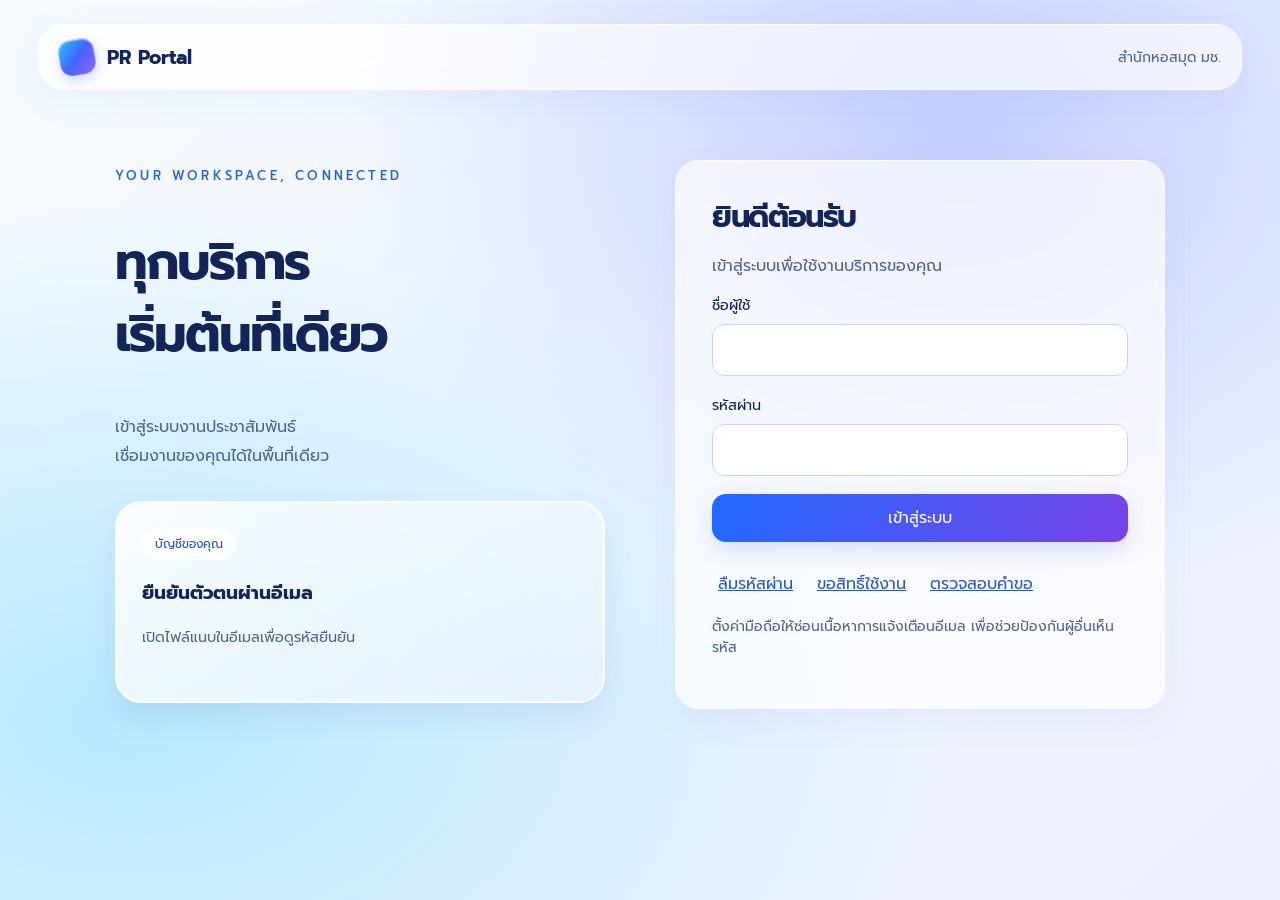
<file: web/index.html>
<!doctype html><html lang="th"><head><meta charset="utf-8"><meta name="viewport" content="width=device-width,initial-scale=1"><meta http-equiv="refresh" content="0;url=login.html"><title>PR Portal</title></head><body><a href="login.html">เข้าสู่ระบบ PR Portal</a></body></html>
</file>
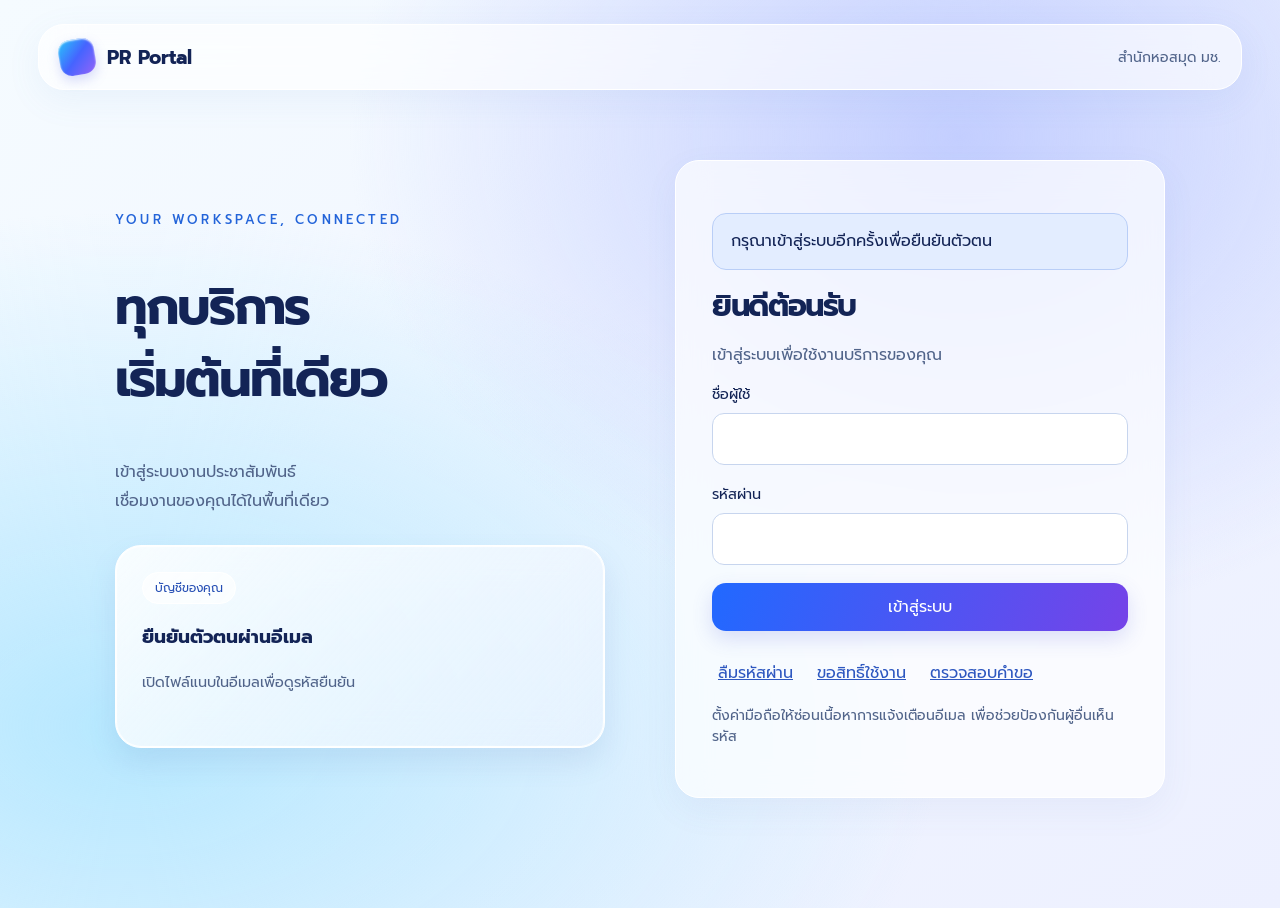
<file: web/admin.html>
<!doctype html><html lang="th"><head><meta charset="utf-8"><meta name="viewport" content="width=device-width,initial-scale=1"><meta name="referrer" content="no-referrer"><title>จัดการระบบ · PR Portal</title><link rel="stylesheet" href="portal.css"><script defer src="js/config.js"></script><script defer src="js/auth.js"></script><script defer src="js/ui.js"></script><script defer src="js/admin.js"></script></head><body><div class="shell"><header class="topbar"><a class="brand" href="dashboard.html"><span class="brand-mark"></span>PR Portal</a><nav class="nav" aria-label="เมนูหลัก"><a class="" href="dashboard.html">รวมบริการ</a><a id="adminLink" class="current" href="admin.html" >จัดการระบบ</a><button class="quiet" id="logout">ออกจากระบบ</button></nav><div class="profile" id="profile"></div></header><div class="page-head"><div><div class="eyebrow">ADMIN WORKSPACE</div><h1>จัดการระบบ</h1></div><button id="reload" class="quiet">โหลดข้อมูลใหม่</button></div><div id="message" role="status" aria-live="polite" hidden></div><div id="loading" class="loader">กำลังตรวจสอบสิทธิ์ผู้ดูแล…</div><main id="content" hidden><div class="tabs" role="tablist" aria-label="ตั้งค่าระบบ"><button role="tab" id="usersTab" aria-controls="usersPanel" aria-selected="true">ผู้ใช้และสิทธิ์</button><button role="tab" id="servicesTab" aria-controls="servicesPanel" aria-selected="false" tabindex="-1">จัดการบริการ</button></div><section id="usersPanel" role="tabpanel" aria-labelledby="usersTab" class="admin-grid"><aside class="panel"><label>ค้นหาผู้ใช้<input id="userSearch" type="search" placeholder="ชื่อหรืออีเมล"></label><div id="users" class="user-list" style="margin-top:18px"></div></aside><div id="userEditor" class="panel"><p class="muted">เลือกผู้ใช้เพื่อตั้งค่าบริการที่มองเห็น</p></div></section><section id="servicesPanel" role="tabpanel" aria-labelledby="servicesTab" class="panel" hidden><div class="page-head" style="margin-top:0"><div><h2>บริการทั้งหมด</h2><p class="muted small">อัปโหลด HTML เข้า Git แล้วเลือกไฟล์เพื่อเชื่อมบริการ</p></div><button id="addService" class="primary">เพิ่มบริการ</button></div><div class="table-wrap"><table><thead><tr><th>บริการ</th><th>ไฟล์ที่เชื่อมโยง</th><th>สถานะ</th><th>ลำดับ</th><th>จัดการ</th></tr></thead><tbody id="serviceRows"></tbody></table></div></section></main><dialog id="serviceDialog" aria-labelledby="dialogTitle"><form id="serviceForm"><div class="dialog-head"><h2 id="dialogTitle">เพิ่มบริการ</h2><button class="quiet close" type="button" id="closeDialog" aria-label="ปิด">×</button></div><div id="dialogError" class="message error" role="alert" hidden></div><div class="fields"><label>รหัสบริการ (ภาษาอังกฤษ เช่น media)<input name="id" pattern="[a-z][a-z0-9-]{1,49}" maxlength="50" required></label><label>ชื่อบริการ<input name="name" maxlength="80" required></label><label>คำอธิบาย<textarea name="description" maxlength="180"></textarea></label><label>ไฟล์ HTML<select name="path" required></select></label><div class="two-cols"><label>ไอคอน<select name="icon"><option value="media">สื่อ</option><option value="survey">แบบสอบถาม</option><option value="document">เอกสาร</option><option value="calendar">ปฏิทิน</option><option value="payment">ชำระเงิน</option><option value="support">ช่วยเหลือ</option><option value="folder">โฟลเดอร์</option><option value="chart">รายงาน</option></select></label><label>ลำดับ (น้อยขึ้นก่อน)<input name="sort_order" type="number" min="-10000" max="10000" value="1" required></label></div><label class="check"><input type="checkbox" name="enabled" checked>เปิดใช้งานบริการ</label></div><div class="actions"><button class="primary" id="saveService" type="submit">บันทึกบริการ</button></div></form></dialog></div></body></html>
</file>
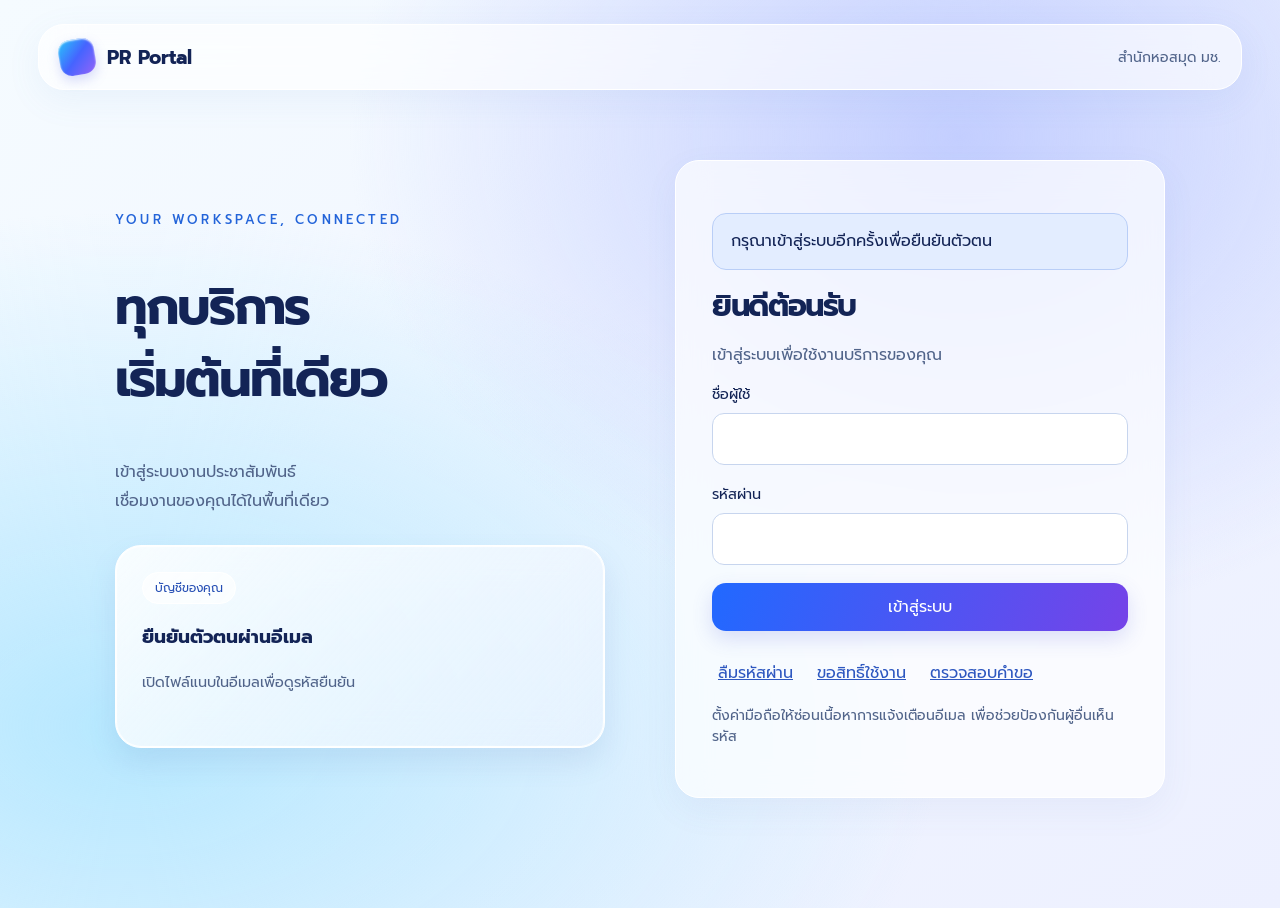
<file: web/dashboard.html>
<!doctype html><html lang="th"><head><meta charset="utf-8"><meta name="viewport" content="width=device-width,initial-scale=1"><meta name="referrer" content="no-referrer"><title>รวมบริการ · PR Portal</title><link rel="stylesheet" href="portal.css"><script defer src="js/config.js"></script><script defer src="js/auth.js"></script><script defer src="js/ui.js"></script><script defer src="js/dashboard.js"></script></head><body><div class="shell"><header class="topbar"><a class="brand" href="dashboard.html"><span class="brand-mark"></span>PR Portal</a><nav class="nav" aria-label="เมนูหลัก"><a class="current" href="dashboard.html">รวมบริการ</a><a id="adminLink" class="" href="admin.html" hidden>จัดการระบบ</a><button class="quiet" id="logout">ออกจากระบบ</button></nav><div class="profile" id="profile"></div></header><div id="message" role="status" aria-live="polite" hidden></div><main><div id="loading" class="loader" role="status">กำลังตรวจสอบสิทธิ์และโหลดบริการ…</div><div class="hero-grid" id="content" hidden><section class="intro"><div class="eyebrow">ONE PLACE, EVERY SERVICE</div><h1>ทุกบริการ<span>ใกล้แค่คลิก</span></h1><p>ระบบงานประชาสัมพันธ์<br>สำนักหอสมุด มหาวิทยาลัยเชียงใหม่</p><label class="search"><span class="small">ค้นหาบริการ</span><input id="search" type="search" placeholder="พิมพ์ชื่อบริการที่ต้องการ…" autocomplete="off"></label><span class="count" id="count"></span></section><section class="services-wrap" aria-label="บริการที่ใช้งานได้"><div class="orb" aria-hidden="true"></div><div id="services" class="service-grid"></div></section></div></main><footer class="footer"><span>PR Portal · สำนักหอสมุด มช.</span><span>ต้องการสิทธิ์เพิ่มเติม กรุณาติดต่อผู้ดูแลระบบ</span></footer></div></body></html>
</file>
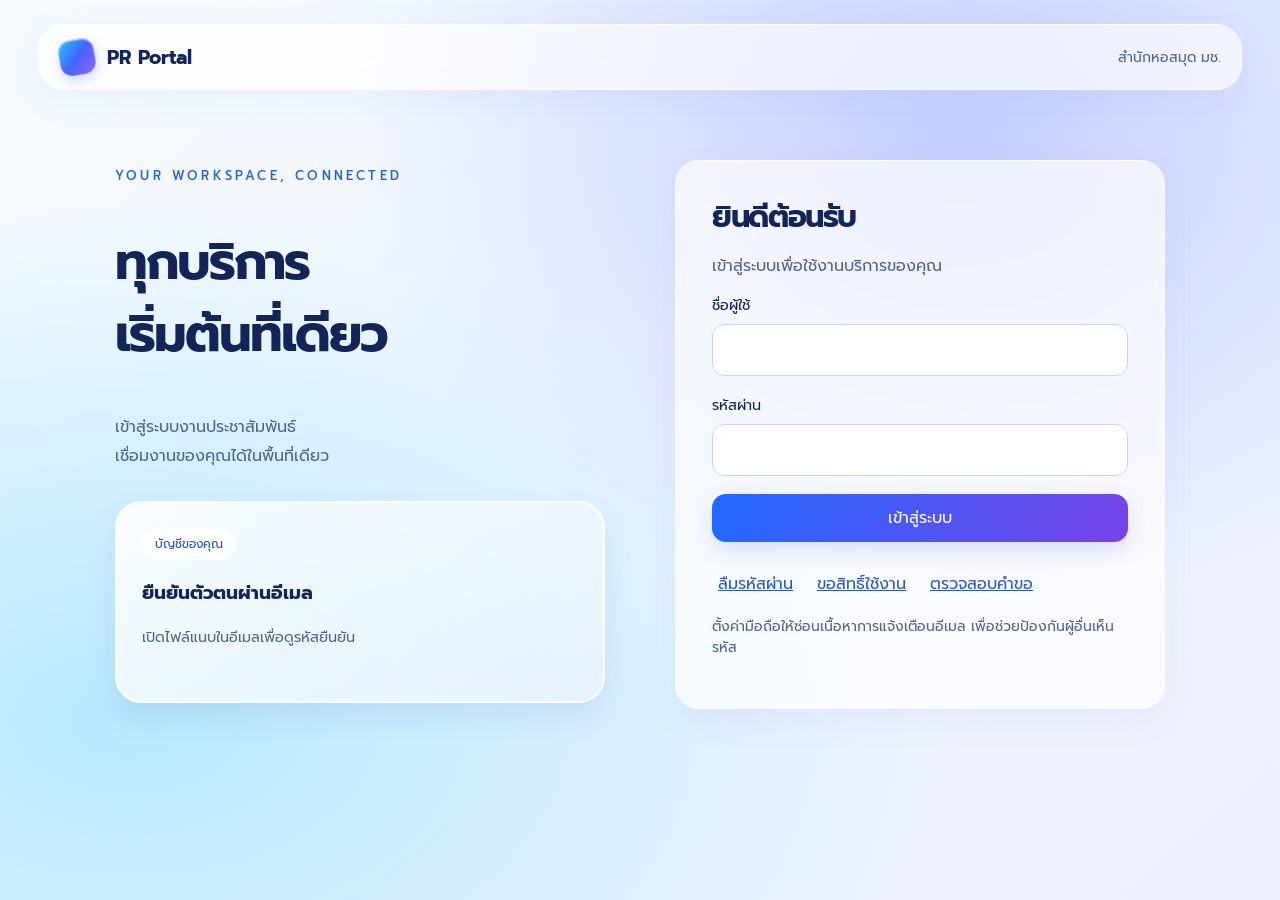
<file: web/login.html>
<!doctype html><html lang="th"><head><meta charset="utf-8"><meta name="viewport" content="width=device-width,initial-scale=1"><meta name="referrer" content="no-referrer"><title>เข้าสู่ระบบ · PR Portal</title><link rel="stylesheet" href="portal.css"><script defer src="js/config.js"></script><script defer src="js/auth.js"></script><script defer src="js/ui.js"></script><script defer src="js/login.js"></script></head><body><div class="shell"><header class="topbar"><a class="brand" href="login.html"><span class="brand-mark"></span>PR Portal</a><span class="muted small">สำนักหอสมุด มช.</span></header><main class="login-layout"><section class="login-side"><div class="eyebrow">YOUR WORKSPACE, CONNECTED</div><h2>ทุกบริการ<br>เริ่มต้นที่เดียว</h2><p>เข้าสู่ระบบงานประชาสัมพันธ์<br>เชื่อมงานของคุณได้ในพื้นที่เดียว</p><div class="service-card" style="margin-top:30px;min-height:160px"><span class="tag">บัญชีของคุณ</span><h3>ยืนยันตัวตนผ่านอีเมล</h3><p>เปิดไฟล์แนบในอีเมลเพื่อดูรหัสยืนยัน</p></div></section><section class="panel login-panel"><div id="message" role="status" aria-live="polite" hidden></div><div id="loginView"><h1>ยินดีต้อนรับ</h1><p class="muted">เข้าสู่ระบบเพื่อใช้งานบริการของคุณ</p><form id="loginForm" class="fields"><label>ชื่อผู้ใช้<input name="username" autocomplete="username" maxlength="200" required></label><label>รหัสผ่าน<input name="password" type="password" autocomplete="current-password" maxlength="128" required></label><button type="submit" class="primary">เข้าสู่ระบบ</button></form><div class="actions"><button id="forgotLink" class="link-button">ลืมรหัสผ่าน</button><button id="registerLink" class="link-button">ขอสิทธิ์ใช้งาน</button><button id="statusLink" class="link-button">ตรวจสอบคำขอ</button></div></div><div id="otpView" hidden><h1>ยืนยันตัวตน</h1><p id="otpInfo" class="muted"></p><p class="small">รหัสอยู่ในไฟล์แนบ PR-Portal-access.txt มีอายุ 5 นาที</p><form id="otpForm" class="fields"><label>รหัสยืนยัน 6 หลัก<input name="otp" inputmode="numeric" pattern="[0-9]{6}" autocomplete="one-time-code" maxlength="6" required></label><button type="submit" class="primary">ยืนยันและเข้าสู่ระบบ</button></form><div class="actions"><button id="resend" class="quiet">ส่งรหัสอีกครั้ง</button><button class="link-button" data-back>กลับเข้าสู่ระบบ</button></div></div><div id="forgotView" hidden><h1>ลืมรหัสผ่าน</h1><p class="muted">รับรหัสผ่านชั่วคราวทางอีเมลเพื่อตั้งรหัสใหม่</p><form id="forgotForm" class="fields"><label>อีเมลที่ลงทะเบียน<input name="email" type="email" autocomplete="email" required></label><button type="submit" class="primary">ส่งรหัสผ่านชั่วคราว</button></form><div class="actions"><button id="haveCode" class="quiet">มีรหัสชั่วคราวแล้ว</button><button class="link-button" data-back>กลับเข้าสู่ระบบ</button></div><p class="account-note">รหัสอยู่ในไฟล์แนบ มีอายุ 15 นาที ใช้ได้ครั้งเดียว และใช้เพื่อตั้งรหัสผ่านใหม่เท่านั้น</p></div><div id="resetView" hidden><h1>ตั้งรหัสผ่านใหม่</h1><form id="resetForm" class="fields"><label>อีเมล<input name="email" type="email" autocomplete="email" required></label><label>รหัสผ่านชั่วคราวจากไฟล์แนบ<input name="temporaryPassword" type="password" autocomplete="off" maxlength="100" required></label><label>รหัสผ่านใหม่ (15–128 ตัวอักษร)<input name="newPassword" type="password" autocomplete="new-password" minlength="15" maxlength="128" required></label><label>ยืนยันรหัสผ่านใหม่<input name="confirmPassword" type="password" autocomplete="new-password" minlength="15" maxlength="128" required></label><button type="submit" class="primary">บันทึกรหัสผ่านใหม่</button></form><button class="link-button" data-back>กลับเข้าสู่ระบบ</button></div><div id="registerView" hidden><h1>ขอสิทธิ์ใช้งาน</h1><form id="registerForm" class="fields"><label>ชื่อ–นามสกุล<input name="fullName" maxlength="100" required></label><label>อีเมล<input name="email" type="email" required></label><label>ตำแหน่ง / หน่วยงาน<input name="position" maxlength="100" required></label><label>วัตถุประสงค์<textarea name="purpose" maxlength="300"></textarea></label><button type="submit" class="primary">ส่งคำขอ</button></form><button class="link-button" data-back>กลับเข้าสู่ระบบ</button></div><p class="small muted">ตั้งค่ามือถือให้ซ่อนเนื้อหาการแจ้งเตือนอีเมล เพื่อช่วยป้องกันผู้อื่นเห็นรหัส</p></section></main></div></body></html>
</file>
<file: web/portal.css>
@import url('https://fonts.googleapis.com/css2?family=Prompt:wght@400;500;600;700&display=swap');
:root{font-family:Prompt,system-ui,sans-serif;color:#132456;background:#eef5ff;font-synthesis:none;--muted:#51648a;--blue:#2467ff;--purple:#7144e9;--line:rgba(255,255,255,.85)}
*{box-sizing:border-box}body{margin:0;min-height:100vh;background:radial-gradient(ellipse at 75% 15%,#c3ceff 0,transparent 45%),radial-gradient(ellipse at 10% 80%,#b6e8ff 0,transparent 50%),linear-gradient(140deg,#f5fbff,#edf0ff)}
body:before{content:'';position:fixed;inset:0;pointer-events:none;background-image:linear-gradient(#91b5ee12 1px,transparent 1px),linear-gradient(90deg,#91b5ee12 1px,transparent 1px);background-size:32px 32px;z-index:-1}
a{color:inherit;text-decoration:none}button,input,select,textarea{font:inherit;font-size:1rem}button,a,input,select,textarea{touch-action:manipulation}button{cursor:pointer}button:disabled{opacity:.55;cursor:wait}button:focus-visible,a:focus-visible,input:focus-visible,select:focus-visible,textarea:focus-visible{outline:3px solid #254ef5;outline-offset:4px}svg{width:28px;height:28px}button{border:0}button,.button{display:inline-flex;align-items:center;justify-content:center;gap:8px;border-radius:14px;padding:12px 18px;background:#e1eaff;color:#173a83;min-height:46px}.primary{background:linear-gradient(110deg,#2169ff,#7543e8);color:white;box-shadow:0 8px 20px #4e62db30}.quiet{background:#ffffff8c;border:1px solid #fff}.danger{background:#ffe9ed;color:#992343}.shell{width:min(1420px,94%);margin:auto;padding:24px 0 40px}.topbar{display:flex;align-items:center;justify-content:space-between;gap:24px;padding:14px 20px;background:#ffffffa3;border:1px solid white;border-radius:26px;box-shadow:0 10px 35px #6692ce15;backdrop-filter:blur(20px)}.brand{font-weight:700;display:flex;align-items:center;gap:12px;font-size:1.2rem;white-space:nowrap}.brand-mark{width:36px;height:36px;background:linear-gradient(135deg,#27c8fa,#4564ff 50%,#9564f8);border-radius:12px;box-shadow:inset 0 1px 2px white,0 5px 12px #6e78e944;transform:rotate(-10deg)}.nav{display:flex;gap:8px;align-items:center;flex-wrap:wrap}.nav a{padding:10px 16px;font-size:.9rem;border-radius:14px}.nav a.current{background:#dbe9ff;color:#1749bf}.profile{display:flex;gap:10px;align-items:center;font-size:.9rem}.avatar{display:grid;place-items:center;border-radius:50%;background:linear-gradient(140deg,#b6deff,#a5a6ed);color:#143470;width:36px;height:36px}.hero-grid{display:grid;grid-template-columns:.88fr 1.5fr;gap:42px;align-items:center;margin:64px 0 36px;min-height:570px}.intro{position:relative;z-index:1}.eyebrow{font-size:.8rem;font-weight:500;letter-spacing:.25em;color:#2364d9;text-transform:uppercase}h1{font-size:clamp(2.5rem,4.5vw,4.5rem);line-height:1.35;letter-spacing:-.045em;margin:20px 0}h1 span{display:block;background:linear-gradient(100deg,#006cff,#833de3);color:transparent;background-clip:text}.intro p{color:var(--muted);font-size:1.05rem;line-height:1.8}.search{margin:32px 0;position:relative}.search input{width:100%;padding:20px 24px;border:1px solid #fff;border-radius:50px;background:#ffffffb8;box-shadow:0 12px 30px #4774d321;color:#12326b}.muted{color:var(--muted)}.small{font-size:.875rem}.services-wrap{position:relative;isolation:isolate}.orb{position:absolute;z-index:-1;left:20%;top:-50px;width:72%;aspect-ratio:1;border-radius:50%;border:2px solid #ffffffbe;background:radial-gradient(circle at 28% 25%,#f9ffffe6,transparent 35%),linear-gradient(145deg,#80bfff9c,#647cf663 40%,#b499f469 65%,#adf5ff);box-shadow:inset 20px -10px 40px #497be92e,inset -3px 3px 8px #fff,0 20px 70px #4e86fa30;transform:rotate(-18deg)}.orb:after{content:'';position:absolute;inset:15% -10%;border:2px solid #ffffffc9;border-radius:50%;transform:rotate(40deg);box-shadow:0 0 15px #ffffffb5}.service-grid{display:grid;grid-template-columns:1.2fr 1fr;gap:18px}.service-card{position:relative;display:flex;flex-direction:column;align-items:flex-start;text-align:left;width:100%;min-height:205px;padding:26px;border-radius:26px;background:linear-gradient(130deg,#ffffffdd,#f4f6ff80);border:1px solid white;backdrop-filter:blur(18px);box-shadow:inset 0 0 1px 1px white,0 14px 28px #5876b522;transition:transform .2s,box-shadow .2s}.service-card:hover{transform:translateY(-5px);box-shadow:0 22px 35px #5576c233}.service-card.featured{grid-row:span 2;min-height:390px;justify-content:center;background:linear-gradient(135deg,#f9fdfff2,#b2caffb8 55%,#c3b8ffba)}.service-card h2{font-size:1.3rem;margin:18px 0 7px;line-height:1.5}.service-card.featured h2{font-size:1.8rem}.service-card p{font-size:.9rem;line-height:1.7;margin:0 24px 25px 0;color:#3c5582}.icon-box{width:58px;height:58px;border-radius:18px;background:#cfe7ff;display:grid;place-items:center;color:#1669e7;box-shadow:inset 0 1px 0 white}.featured .icon-box{width:86px;height:86px;border-radius:24px;background:linear-gradient(145deg,#33b3ff,#595ced);color:white;box-shadow:inset 1px 2px 2px #ffffffb0,0 14px 24px #657ff15c;transform:rotate(-7deg)}.featured .icon-box svg{width:46px;height:46px}.service-card:nth-child(2n) .icon-box{background:#e4dbff;color:#6837cc}.arrow{position:absolute;bottom:22px;right:22px;border-radius:50%;background:#ffffff8f;width:36px;height:36px;display:grid;place-items:center;font-size:1.4rem;color:#2a5dec}.tag{font-size:.75rem;background:#ffffffa6;border:1px solid #fff;border-radius:30px;padding:6px 12px;color:#254eb4}.featured .tag{position:absolute;right:20px;top:20px}.empty{grid-column:1/-1;background:#ffffffbd;border:1px solid white;padding:40px;border-radius:24px;line-height:1.8}.footer{border-top:1px solid #bacce7;padding:20px 4px;display:flex;justify-content:space-between;gap:20px;color:#52648a;font-size:.875rem}.message{padding:14px 18px;margin:16px 0;border-radius:14px;background:#e3edff;border:1px solid #b9cef7;line-height:1.7}.message.error{color:#8a243a;background:#ffeff1;border-color:#f3b9c5}[hidden]{display:none!important}.panel{background:#ffffffb0;border:1px solid white;border-radius:24px;padding:26px;box-shadow:0 12px 35px #496eaf10;backdrop-filter:blur(16px)}.page-head{display:flex;justify-content:space-between;gap:24px;align-items:center;margin:38px 0 24px}.page-head h1{font-size:2rem;margin:0}.tabs{display:flex;gap:10px;margin-bottom:20px}.tabs [aria-selected=true]{background:#294fe0;color:white}.admin-grid{display:grid;grid-template-columns:330px 1fr;gap:24px}.user-list{display:flex;flex-direction:column;gap:8px;max-height:650px;overflow:auto}.user-list button{justify-content:flex-start;align-items:flex-start;flex-direction:column;text-align:left;width:100%;background:#fff9;border:1px solid #dce5f5}.user-list button.selected{border-color:#3262eb;background:#e4ecff}.user-list small{font-size:.8rem;color:#556482;overflow-wrap:anywhere}.fields{display:grid;gap:18px}label{display:grid;gap:8px;font-size:.9rem}input,select,textarea{padding:13px 14px;border:1px solid #c7d5ee;border-radius:12px;background:#fff;color:#192f5c;min-width:0;width:100%}textarea{resize:vertical;min-height:80px}.checks{display:grid;grid-template-columns:repeat(2,minmax(0,1fr));gap:12px;margin:20px 0}.check{display:flex;align-items:center;gap:10px;padding:14px;background:#f4f7ff;border:1px solid #dbe4f6;border-radius:14px;line-height:1.5}.check input{width:20px;height:20px;flex-shrink:0;accent-color:#5d51df}.actions{display:flex;flex-wrap:wrap;gap:12px;margin-top:24px}.table-wrap{overflow:auto}table{width:100%;border-collapse:collapse;min-width:600px}td,th{text-align:left;padding:16px 10px;border-bottom:1px solid #dce5f4;font-size:.9rem}.login-layout{display:grid;grid-template-columns:1fr 1fr;gap:70px;align-items:center;max-width:1050px;margin:70px auto}.login-panel{padding:36px}.login-panel h1{font-size:1.9rem;margin:0 0 8px}.login-panel .primary{width:100%}.link-button{background:none;padding:6px;color:#2d57c0;text-decoration:underline;min-height:36px}.login-side h2{font-size:3.2rem;line-height:1.4;letter-spacing:-.04em}.login-side p{color:var(--muted);line-height:1.8}.two-cols{display:grid;grid-template-columns:1fr 1fr;gap:16px}.status{font-size:.8rem;background:#e7edfa;padding:5px 10px;border-radius:30px}.status.active{background:#dcf6ef;color:#11614f}dialog{border:1px solid white;border-radius:24px;background:#f0f5ff;width:min(650px,94vw);max-height:90vh;padding:28px;color:#17325b}dialog::backdrop{background:#14244377;backdrop-filter:blur(5px)}.dialog-head{display:flex;align-items:center;justify-content:space-between;gap:20px}.dialog-head h2{font-size:1.4rem}.close{font-size:1.2rem}.loader{padding:30px;color:#4c638e}.account-note{margin:24px 0;font-size:.9rem;color:#536385;line-height:1.7}.count{display:inline-flex;margin:12px 0;color:#2f5190;font-size:.85rem;border:1px solid #b7c9ea;padding:8px 12px;border-radius:24px}
@media(min-width:1100px){.service-card:nth-child(2){margin-top:26px}.service-card:nth-child(3){margin-right:-12px}.service-card:only-child{grid-column:1/-1;grid-row:auto;min-height:320px}}
@media(max-width:1000px){.hero-grid{grid-template-columns:1fr;margin-top:36px;gap:20px;min-height:0}.intro h1{font-size:3rem}.intro h1 span{display:inline}.intro{max-width:700px}.search{max-width:600px}.topbar{flex-wrap:wrap;gap:10px}.nav{order:3;width:100%;justify-content:center}.login-layout{gap:30px}.login-side h2{font-size:2.5rem}.admin-grid{grid-template-columns:260px 1fr}}
@media(max-width:650px){.shell{width:92%;padding-top:14px}.topbar{padding:12px}.brand{font-size:1rem}.profile{font-size:.8rem}.nav a{padding:8px 10px}.hero-grid{margin-top:24px}.intro h1{font-size:2.4rem}.eyebrow{font-size:.75rem}.service-grid{grid-template-columns:1fr}.service-card.featured{grid-row:auto;min-height:260px}.service-card{min-height:185px;padding:24px}.footer{flex-direction:column;gap:8px}.admin-grid{grid-template-columns:1fr}.user-list{max-height:260px}.checks,.two-cols{grid-template-columns:1fr}.panel{padding:20px}.page-head{flex-wrap:wrap}.login-layout{grid-template-columns:1fr;margin:30px auto}.login-side{display:none}.login-panel{padding:24px}.tabs{flex-wrap:wrap}h1{overflow-wrap:anywhere}.profile span:last-child{max-width:120px;overflow-wrap:anywhere}}
@media(prefers-reduced-motion:reduce){*{animation:none!important;transition:none!important;scroll-behavior:auto!important}}
</file>
